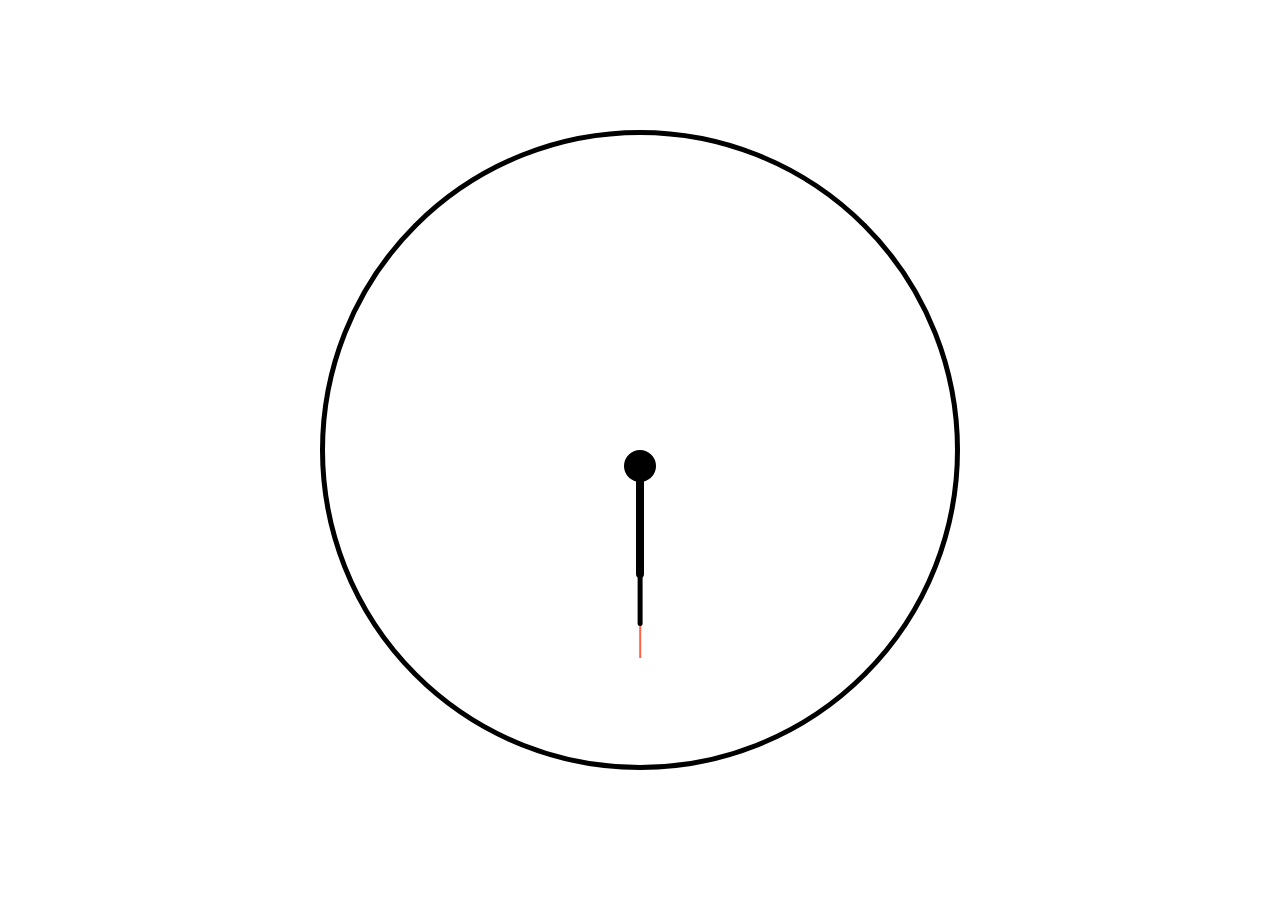
<file: Analog Clock/index.html>
<!DOCTYPE html>
<html lang="en">
  <head>
    <meta charset="UTF-8" />
    <meta name="viewport" content="width=device-width, initial-scale=1.0" />
    <title>Wall Clock</title>
    <link rel="stylesheet" href="style.css" />
  </head>

  <body>
    <div class="clock">
      <div class="secs"></div>
      <div class="mins"></div>
      <div class="hours"></div>
      <div class="dot"></div>
    </div>

    <script src="app.js"></script>
  </body>
</html>
</file>
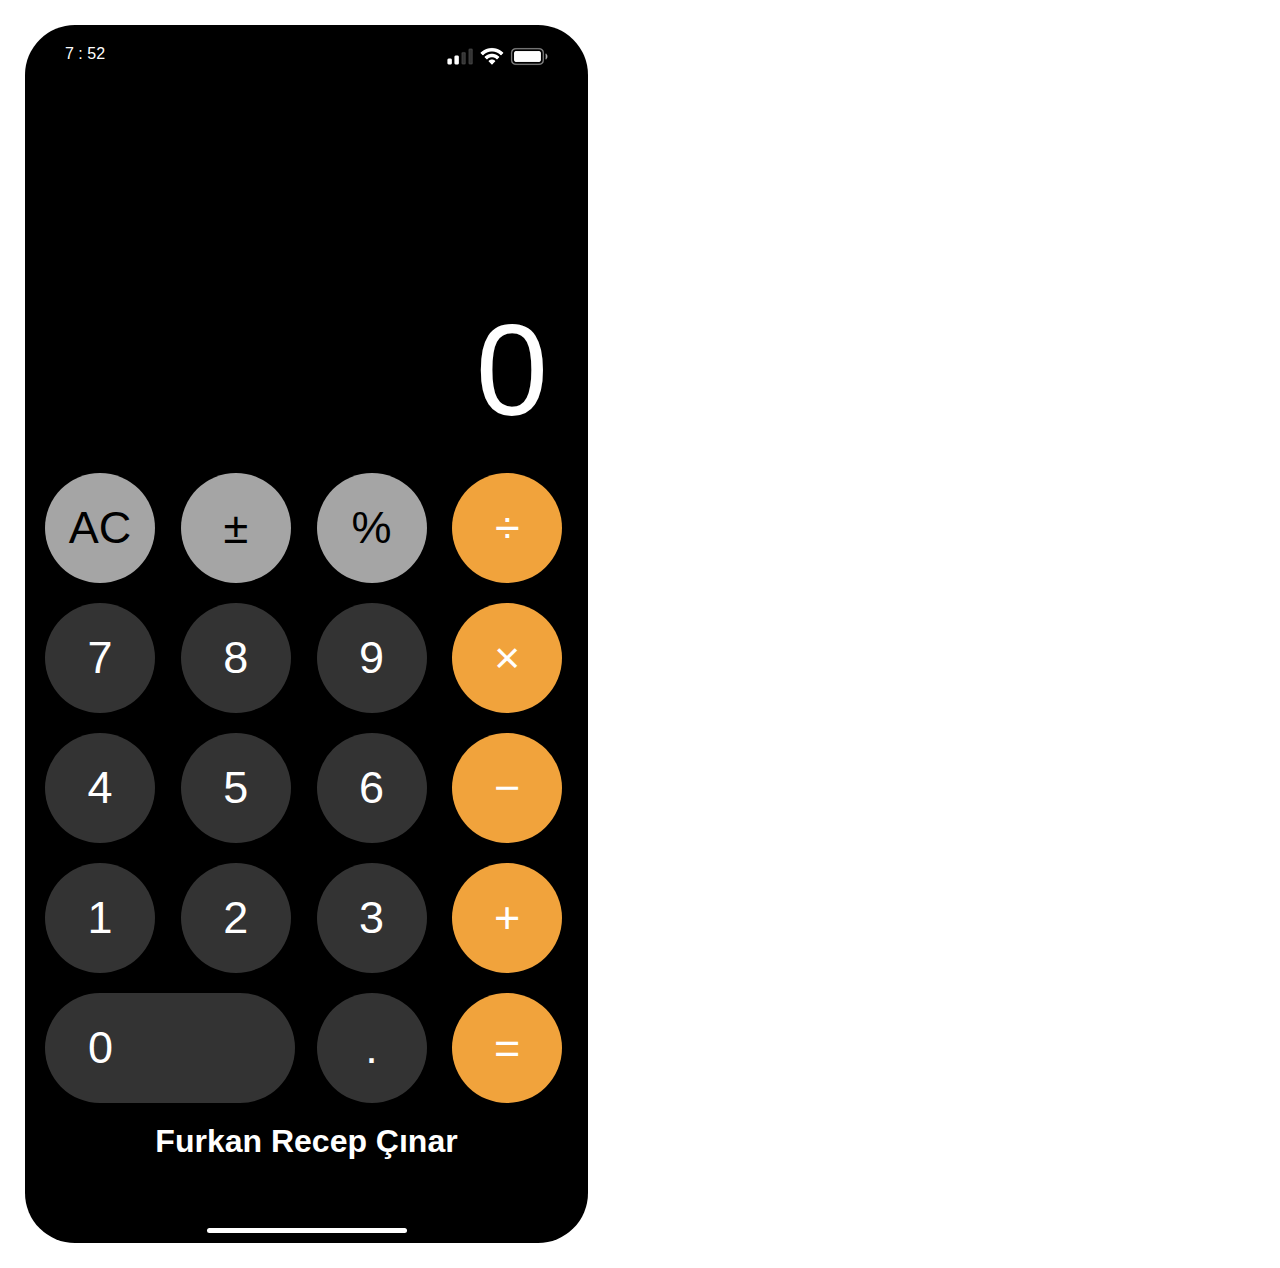
<file: Apple Calculator/calculatorpage.html>
<!DOCTYPE html>
<html lang="en">
  <head>
    <meta charset="UTF-8" />
    <meta
      name="viewport"
      content="width=device-width, user-scalable=no, initial-scale=1.0, maximum-scale=1.0, minimum-scale=1.0"
    />
    <meta http-equiv="X-UA-Compatible" content="ie=edge" />
    <title>AppleCalculator</title>
    <link rel="stylesheet" href="calculatorstyle.css" />
  </head>
  <body>
    <div class="calculator">
      <div class="top-container">
        <div class="clock">
          <span class="hour"></span>
          :
          <span class="minute"></span>
        </div>
        <div class="status">
          <img src="battery.png" alt="Status" />
        </div>
      </div>
      <div class="value">0</div>
      <div class="buttons-container">
        <div class="button function ac">AC</div>
        <div class="button function pm">±</div>
        <div class="button function percent">%</div>
        <div class="button operator division">÷</div>
        <div class="button number-7">7</div>
        <div class="button number-8">8</div>
        <div class="button number-9">9</div>
        <div class="button operator multiplication">×</div>
        <div class="button number-4">4</div>
        <div class="button number-5">5</div>
        <div class="button number-6">6</div>
        <div class="button operator subtraction">−</div>
        <div class="button number-1">1</div>
        <div class="button number-2">2</div>
        <div class="button number-3">3</div>
        <div class="button operator addition">+</div>
        <div class="button number-0">0</div>
        <div class="button decimal">.</div>
        <div class="button operator equal">=</div>
      </div>
      <div class="name">
        <h1>Furkan Recep Çınar</h1>
      </div>
      <div class="bottom"></div>
    </div>
    <script src="calculatorapp.js"></script>
  </body>
</html>
</file>
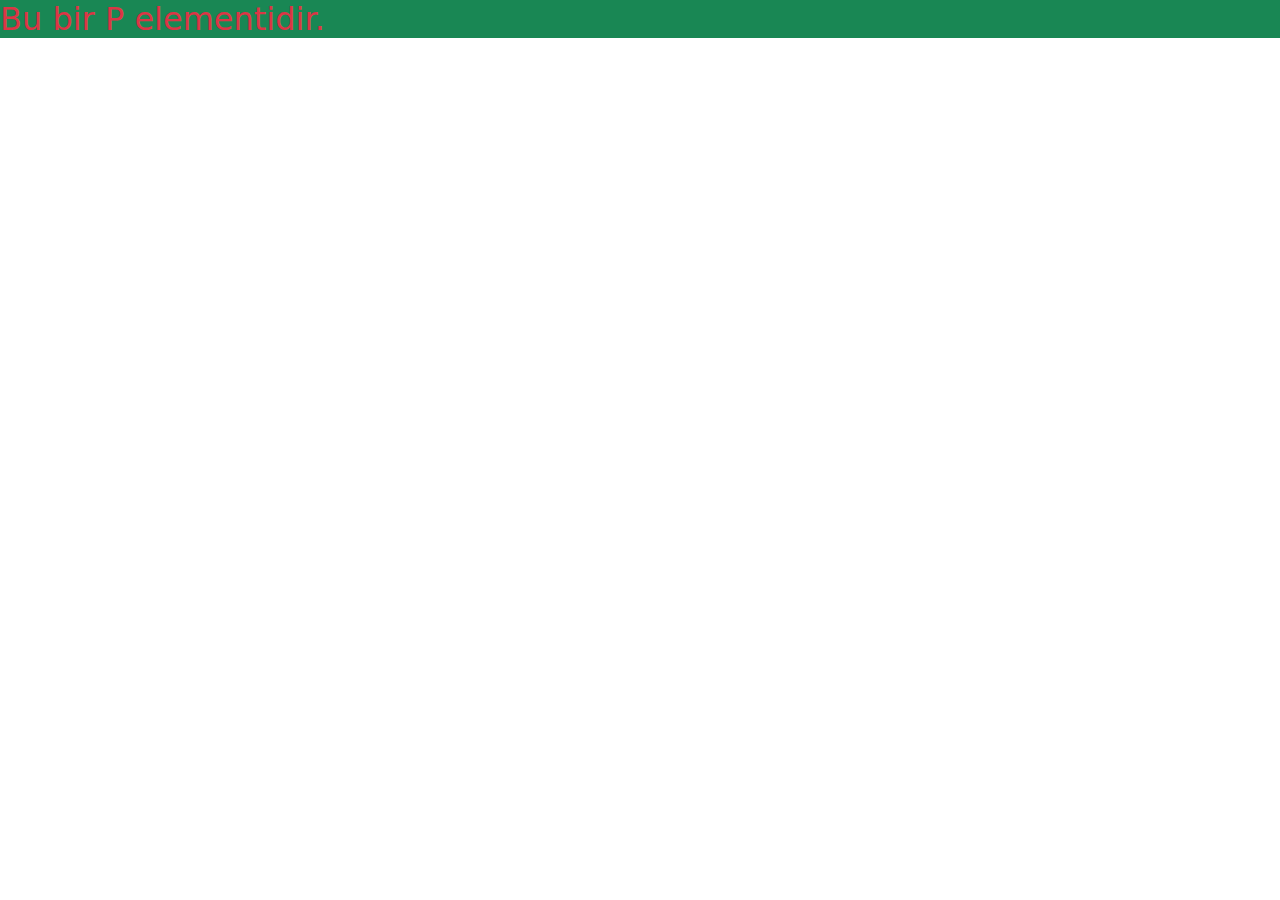
<file: Boostrap/local.html>
<!DOCTYPE html>
<html lang="en">
<head>
    <meta charset="UTF-8">
    <meta http-equiv="X-UA-Compatible" content="IE=edge">
    <meta name="viewport" content="width=device-width, initial-scale=1.0">
    <title>Boostrap Local</title>
    <link rel="stylesheet" href="./assets/bootstrap-5.2.0-beta1-dist/css/bootstrap.css">
</head>
<body>
   <script src="./assets/bootstrap-5.2.0-beta1-dist/js/bootstrap.js"></script>
   <p class="h2 text-danger bg-success">Bu bir P elementidir.</p>
</body>
</html>
</file>
<file: Analog Clock/style.css>
* {
    margin: 0;
    padding: 0;
    box-sizing: border-box;
}

body {
    height: 100vh;
    display: flex;
    justify-content: center;
    align-items: center;
}

.clock {
    position: relative;
    width: 40rem;
    height: 40rem;
    border: 5px solid black;
    border-radius: 50%;
    background: url("https://cssanimation.rocks/images/posts/clocks/ios_clock.svg") center;
    background-repeat: no-repeat;
    background-size: 88%;
}

.secs {
    position: absolute;
    top: 50%;
    left: 50%;
    height: 12rem;
    width: .1rem;
    margin-top: 1rem;
    background-color: tomato;
    transform: translateX(-50%);/*Genişliği arttırıldığında nesnenin hizalaması sol üst köşe 
    olduğundan ötürü x ekseninde yarısına geri getirmemiz demek, nesneyi tam olarak ortalar*/
    transform-origin: 25% 0;/*orjin noktasına hizalar*/
}

.mins {
    position: absolute;
    top: 50%;
    left: 50%;
    height: 10rem;
    width: .3rem;
    margin-top: 1rem;
    border-radius: 20px;
    background-color: black;
    transform: translateX(-50%);
    transform-origin: 25% 0%;
}

.hours {
    position: absolute;
    top: 50%;
    left: 50%;
    height: 7rem;
    width: .5rem;
    margin-top: 1rem;
    background-color: black;
    border-radius: 15px;
    transform: translateX(-50%);
    transform-origin: 25% 0;
}

.dot {
    position: absolute;
    top: 50%;
    left: 50%;
    height: 2rem;
    width: 2rem;
    border-radius: 50%;
    background-color: black;
    transform: translateX(-50%);
    transform-origin: 25% 0;

}
</file>
<file: Apple Calculator/calculatorstyle.css>
* {
    box-sizing: border-box;
    margin: 0;
    padding: 0;
    user-select: none;
  }
  
  body {
    font-family: "Helvetica Neue", sans-serif;
    margin: 25px;
  }
  
  .calculator {
    background: black;
    border-radius: 50px;
    color: white;
    height: 1218px;
    padding: 20px;
    position: relative;
    width: 563px;
  }
  
  .top-container {
    display: flex;
    height: 250px;
    justify-content: space-between;
    padding: 0 20px;
  }
  
  .value {
    font-size: 130px;
    font-weight: 300;
    height: 158px;
    margin-bottom: 20px;
    margin-right: 20px;
    text-align: right;
  }
  
  .buttons-container {
    display: grid;
    grid-gap: 20px;/*Gridler arası boşluk*/
    grid-template-columns: repeat(4, 1fr);/*Sütunların boyutunu ve ızgara düzeninde kaç sütun olduğunu belirtir*/
    grid-template-rows: repeat(5, 1fr);/*Bir ızgara düzeninde satırların boyutunu belirtir*/
  }
  
  .button {
    align-items: center;
    background: #333;
    border-radius: 50%;
    cursor: pointer;
    display: flex;
    font-size: 45px;
    height: 110px;
    justify-content: center;
    transition: filter .3s;
    width: 110px;
  }
  
  .button.function {
    color: black;
    background: #a5a5a5;
  }
  
  .button.operator {
    background: #f1a33c;
  }
  
  .button.number-0 {
    border-radius: 55px;
    grid-column: 1 / span 2;
    justify-content: flex-start;
    padding-left: 43px;
    width: 250px;
  }
  
  .button:active,
  .button:focus {
    filter: brightness(120%);
  }
  
  .bottom {
    width: 200px;
    height: 5px;
    background: white;
    border-radius: 4px;
    position: absolute;
    bottom: 10px;
    left: 50%;
    transform: translateX(-50%);
  }
  .name
  {
    text-align: center;
    padding-top: 20px;
    
    
  }
</file>
